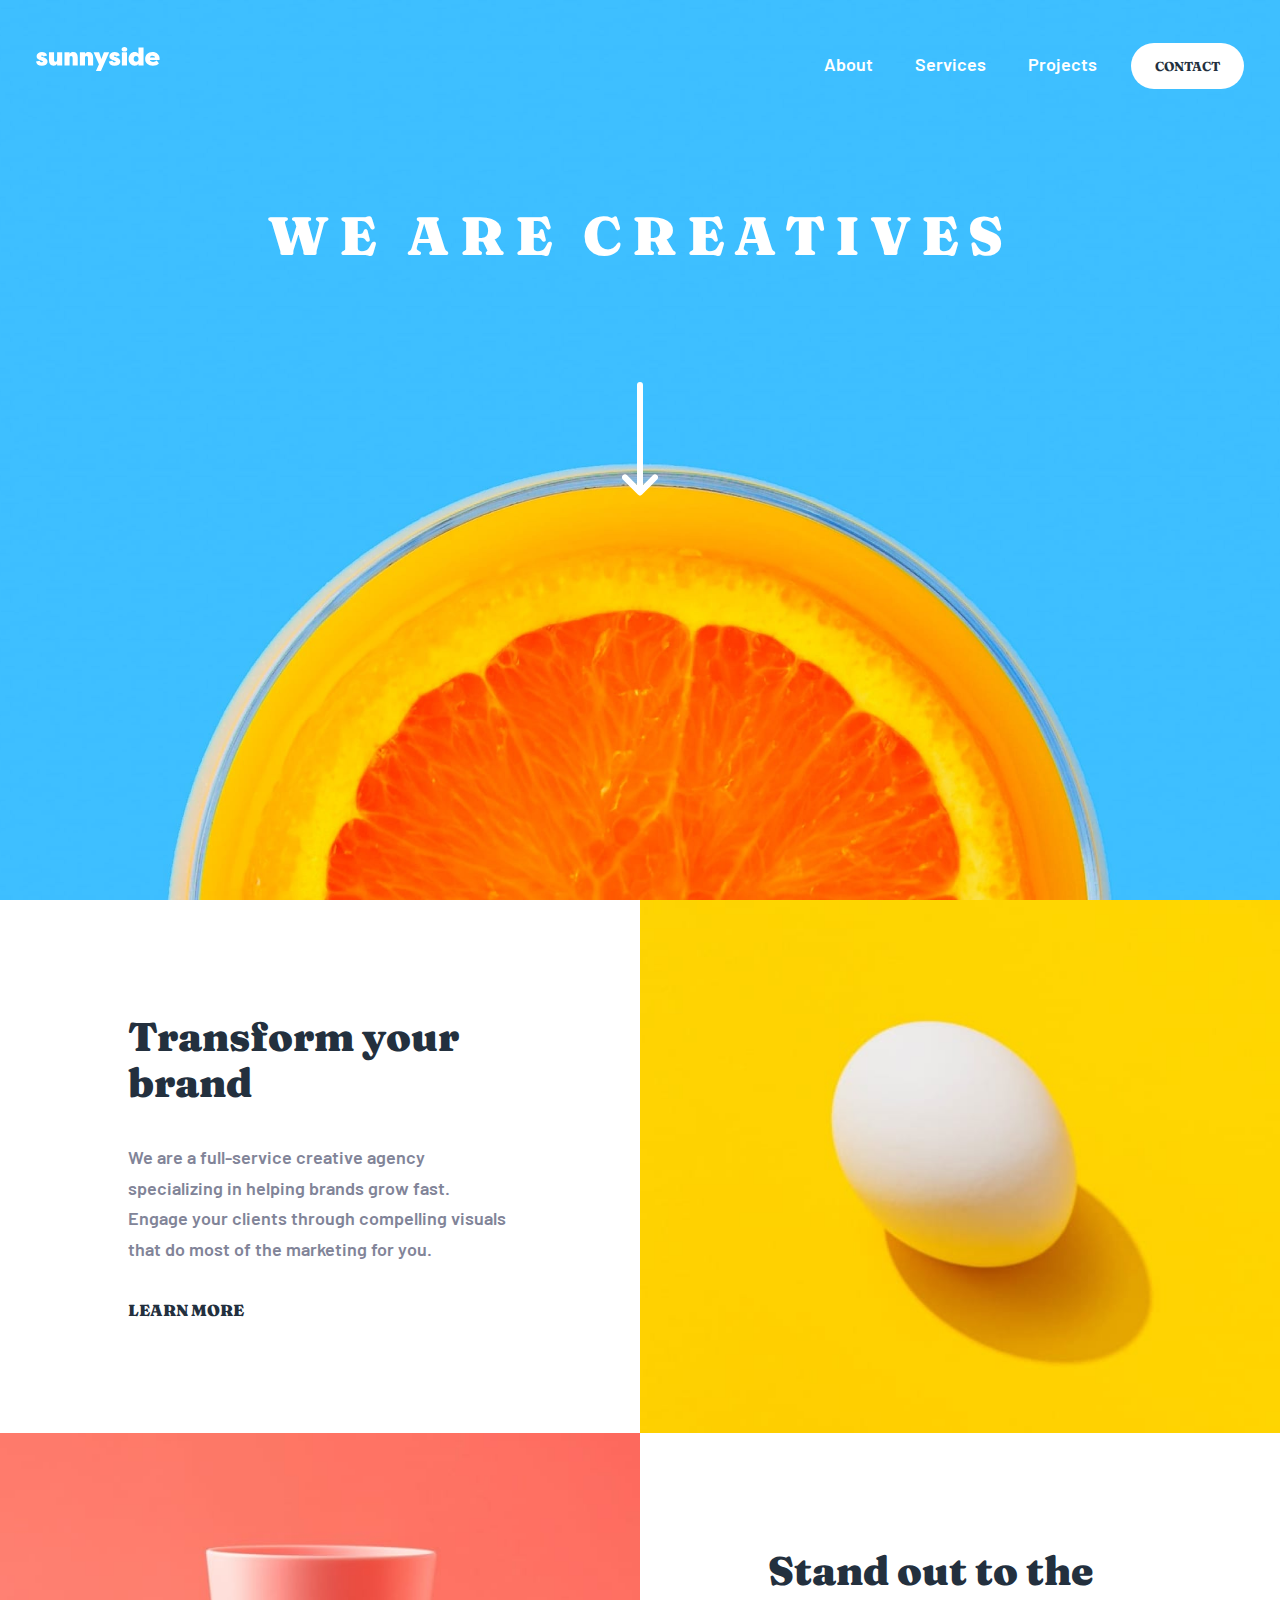
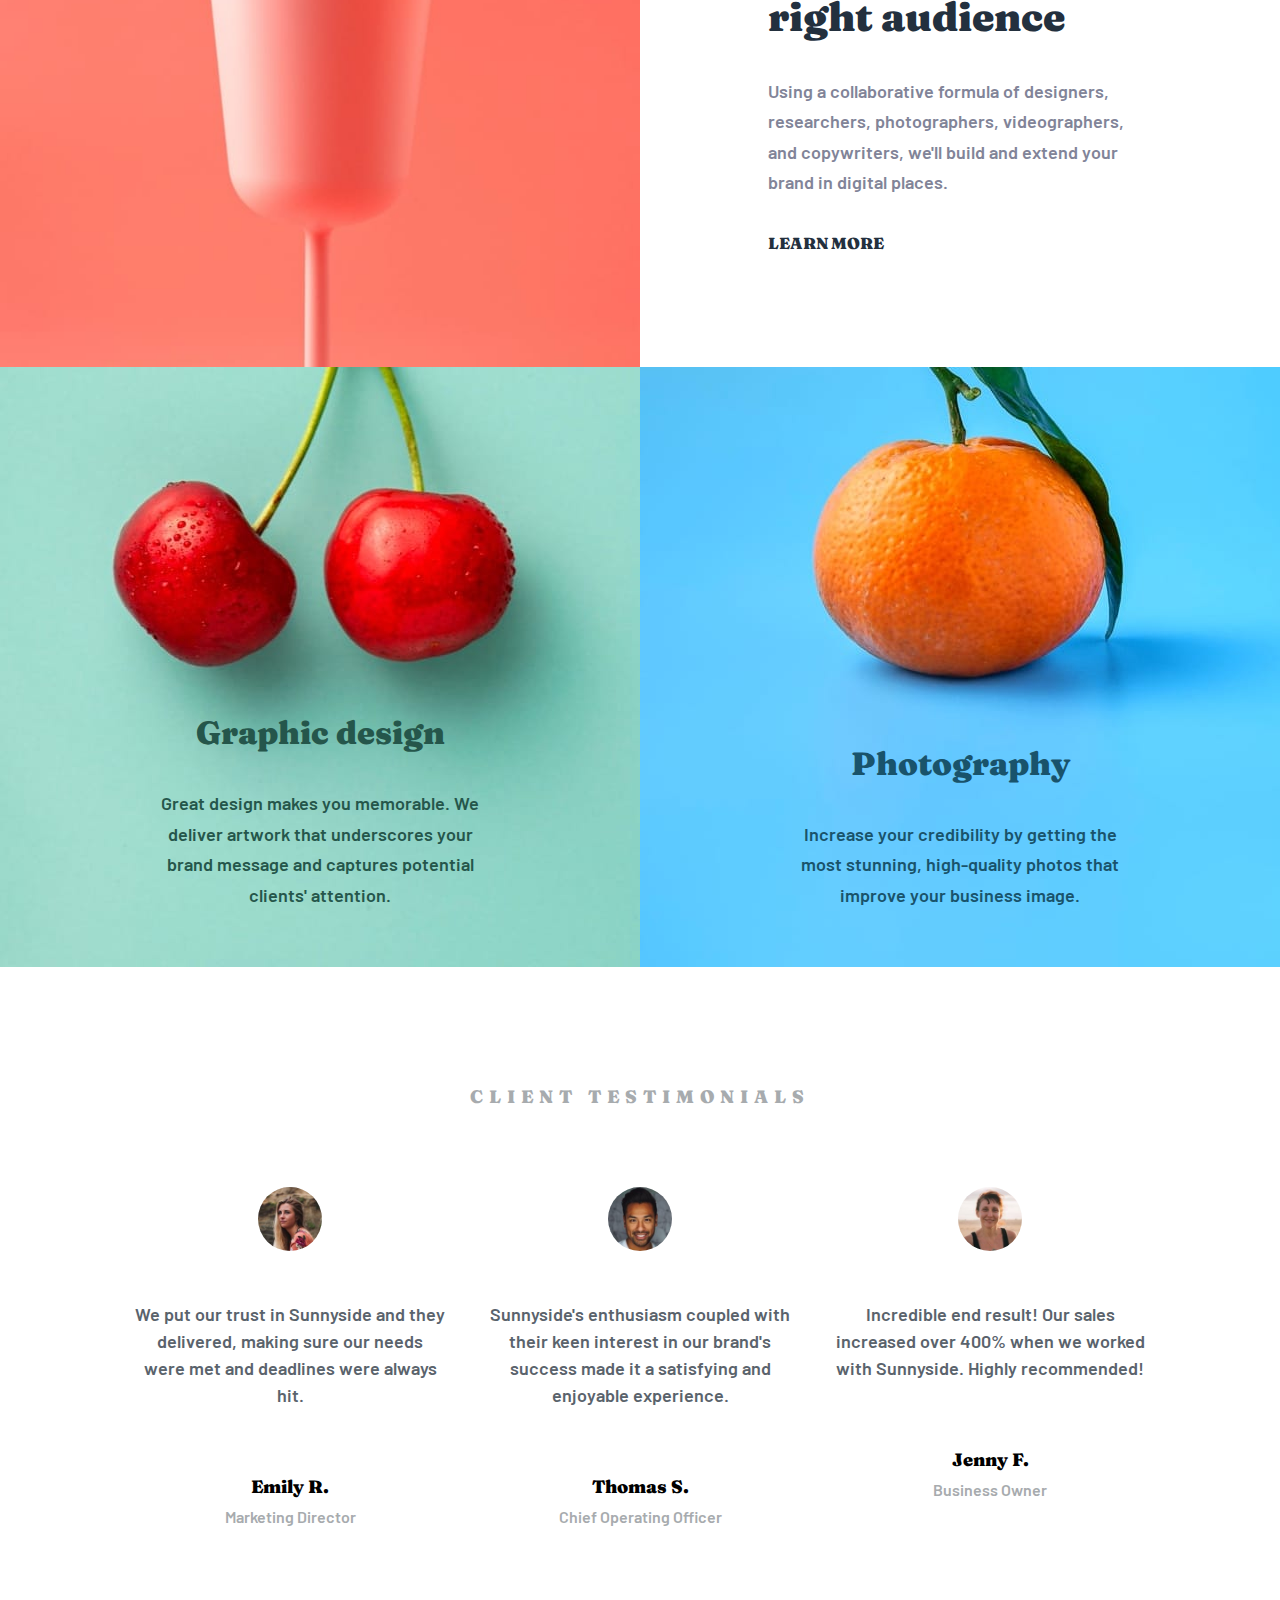
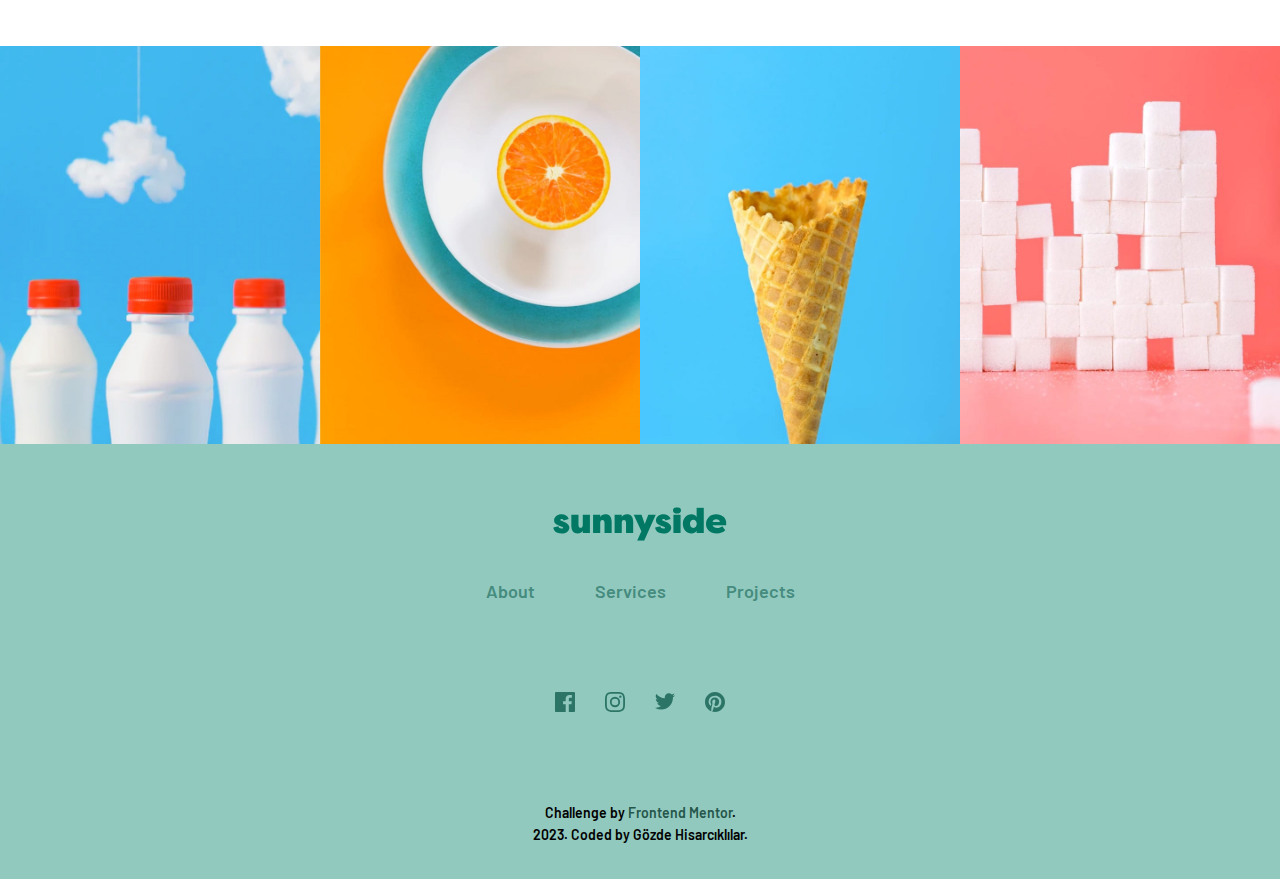
<file: index.html>
<!DOCTYPE html>
<html lang="en">
<head>
  <meta charset="UTF-8">
  <meta name="viewport" content="width=device-width, initial-scale=1.0">
  <link rel="icon" type="image/png" sizes="32x32" href="./images/favicon-32x32.png">
  <meta name="author" content="Gözde Hisarcıklılar">
  <title>Frontend Mentor | Sunnyside agency landing page</title>
  <link rel="stylesheet" href="./pages/index.css">
</head>
<body>
    <div class="page">
        <header class="header">
            <nav class="nav">
              <img class="nav__logo" src="./images/logo.svg" alt="sunnyside agency logo">
              <button class="nav__btn" type="button" aria-label="open the navbar"></button>
              <ul class="nav__links">
                <li class="nav__item">
                  <a class="nav__link" href="#about">About</a>
                </li>
                <li class="nav__item">
                  <a class="nav__link" href="#services">Services</a>
                </li>
                <li class="nav__item">
                  <a class="nav__link" href="#">Projects</a>
                </li>
                <li class="nav__item nav__item_type_contact">
                  <a class="nav__link nav__link_type_contact" href="#contact">CONTACT</a>
                </li>
              </ul>
            </nav>
            <h1 class="header__title">We are creatives</h1>
            <a class="header__arrow-down" href="#about"></a>
        </header>
        <main class="content">
            <section class="about" id="about">
              <article class="card card_type_transform">
                <picture class="card__img-container">
                  <source media="(min-width: 680px)" srcset="./images/desktop/image-transform.jpg">
                  <img class="card__image" src="./images/mobile/image-transform.jpg" alt="a food item with a cast shadow">
                </picture>
                <div class="card__container">
                  <h2 class="card__title">Transform your brand</h2>
                  <p class="card__description">
                    We are a full-service creative agency specializing in helping brands grow fast. 
                    Engage your clients through compelling visuals that do most of the marketing for you.
                  </p>
                  <a class="card__link card__link_hover_yellow" href="#">Learn more</a>
                </div>
              </article>
              <article class="card">
                <picture class="card__img-container">
                  <source media="(min-width: 680px)" srcset="./images/desktop/image-stand-out.jpg">
                  <img class="card__image" src="./images/mobile/image-stand-out.jpg" alt="a cup that sunlight reflects on">
                </picture>
                <div class="card__container">
                  <h2 class="card__title">Stand out to the right audience</h2>
                  <p class="card__description">
                    Using a collaborative formula of designers, researchers, photographers, videographers, 
                    and copywriters, we'll build and extend your brand in digital places. 
                  </p>
                  <a class="card__link card__link_hover_red" href="#">Learn more</a>
                </div>
              </article>
              <article class="card card_type_graphic" id="services">
                <div class="card__container card__container_flex_end">
                  <h2 class="card__title card__title_type_graphic card__title_type_cover">Graphic design</h2>
                  <p class="card__description card__description_type_graphic card__description_type_cover">
                    Great design makes you memorable. We deliver artwork that underscores your brand message 
                    and captures potential clients' attention.
                  </p>
                </div>
              </article>
              <article class="card card_type_photo">
                <div class="card__container card__container_flex_end">
                  <h2 class="card__title card__title_type_photo card__title_type_cover">Photography</h2>
                  <p class="card__description card__description_type_photo card__description_type_cover">
                    Increase your credibility by getting the most stunning, high-quality photos that improve your business image. 
                  </p>
                </div>
              </article>
            </section>
            <section class="testimonial">
                <h2 class="testimonial__title">Client testimonials</h2>
                <div class="testimonial__container">
                  <img class="testimonial__avatar" src="./images/image-emily.jpg" alt="Emily R.'s avatar">
                  <p class="testimonial__comment">
                    We put our trust in Sunnyside and they delivered, making sure our needs were met and deadlines were always hit.
                  </p>
                  <p class="testimonial__name">Emily R.</p>
                  <p class="testimonial__job-title">Marketing Director</p>
                </div>
                <div class="testimonial__container">
                  <img class="testimonial__avatar" src="./images/image-thomas.jpg" alt="Thomas S.'s avatar">
                  <p class="testimonial__comment">
                    Sunnyside's enthusiasm coupled with their keen interest in our brand's success made it a satisfying and enjoyable experience.
                  </p>
                  <p class="testimonial__name">Thomas S.</p>
                  <p class="testimonial__job-title">Chief Operating Officer</p>
                </div>
                <div class="testimonial__container">
                  <img class="testimonial__avatar" src="./images/image-jennie.jpg" alt="Jenny F.'s avatar">
                  <p class="testimonial__comment">
                    Incredible end result! Our sales increased over 400% when we worked with Sunnyside. Highly recommended!
                  </p>
                  <p class="testimonial__name">Jenny F.</p>
                  <p class="testimonial__job-title">Business Owner</p>
                </div>
            </section>
            <section class="gallery">
              <picture class="gallery__img-container">
                <source media="(min-width: 680px)" srcset="./images/desktop/image-gallery-milkbottles.jpg">
                <img class="gallery__image" src="./images/mobile/image-gallery-milkbottles.jpg" alt="milk bottles arranged in a row">
              </picture>
              <picture class="gallery__img-container">
                <source media="(min-width: 680px)" srcset="./images/desktop/image-gallery-orange.jpg">
                <img class="gallery__image" src="./images/mobile/image-gallery-orange.jpg" alt="orange slice on a plate">              
              </picture>
              <picture class="gallery__img-container">
                <source media="(min-width: 680px)" srcset="./images/desktop/image-gallery-cone.jpg">
                <img class="gallery__image" src="./images/mobile/image-gallery-cone.jpg" alt="ice cream cone">              
              </picture>
              <picture class="gallery__img-container">
                <source media="(min-width: 680px)" srcset="./images/desktop/image-gallery-sugarcubes.jpg">
                <img class="gallery__image" src="./images/mobile/image-gallery-sugar-cubes.jpg" alt="stacked sugarcubes">  
              </picture>
            </section>
        </main>
        <footer class="footer">
          <nav class="footer__nav">
            <img class="footer__logo" src="./images/logo.svg" alt="Sunnyside agency logo">
            <ul class="footer__links footer__links_content_page">
              <li class="footer__list-item">
                <a class="footer__link footer__link_type_nav" href="#about">About</a>
              </li>
              <li class="footer__list-item">
                <a class="footer__link footer__link_type_nav" href="#services">Services</a>
              </li>
              <li class="footer__list-item">
                <a class="footer__link footer__link_type_nav" href="#">Projects</a>
              </li>
            </ul>
          </nav>
          <ul class="footer__links footer__links_content_social">
            <li class="footer__list-item">
              <a class="footer__link" href="#">
                <img class="footer__icon footer__icon_social_facebook" src="./images/icon-facebook.svg" alt="facebook icon">
              </a>
            </li>
            <li class="footer__list-item">
              <a class="footer__link" href="#">
                <img class="footer__icon footer__icon_social_instagram" src="./images/icon-instagram.svg" alt="instagram icon">
              </a>
            </li>
            <li class="footer__list-item">
              <a class="footer__link" href="#">
                <img class="footer__icon footer__icon_social_twitter" src="./images/icon-twitter.svg" alt="twitter icon">
              </a>
            </li>
            <li class="footer__list-item">
              <a class="footer__link" href="#">
                <img class="footer__icon footer__icon_social_pinterest" src="./images/icon-pinterest.svg" alt="pinterest icon">
              </a>
            </li>
          </ul>
          <div class="footer__attribution">
            Challenge by <a class="footer__ref-link" href="https://www.frontendmentor.io?ref=challenge" target="_blank">Frontend Mentor</a>. 
            <p class="footer__author">2023. Coded by Gözde Hisarcıklılar.</p>
          </div>
        </footer>
    </div>
    <script src="./pages/index.js"></script>
</body>
</html>
</file>
<file: pages/index.css>
@import url('../vendors/fonts/fonts.css');
@import url('../vendors/normalize.css');
@import url('../blocks/page/page.css');
@import url('../blocks/header/header.css');
@import url('../blocks/nav/nav.css');
@import url('../blocks/about/about.css');
@import url('../blocks/card/card.css');
@import url('../blocks/card/_type/card_type_transform.css');
@import url('../blocks/card/_type/card_type_graphic.css');
@import url('../blocks/card/_type/card_type_photo.css');
@import url('../blocks/testimonial/testimonial.css');
@import url('../blocks/gallery/gallery.css');
@import url('../blocks/footer/footer.css');


:root {
    --soft-red: hsl(7, 99%, 70%);
    --yellow: hsl(51, 100%, 49%);
    --dark-cyan: hsl(167, 40%, 24%);
    --dark-blue: hsl(198, 62%, 26%);
    --light-cyan: hsl(168, 34%, 68%);
    --moderate-cyan: hsl(168, 34%, 41%); 
    --very-dark-blue: hsl(212, 27%, 19%);
    --very-dark-grayish-blue: hsl(213, 9%, 39%);
    --dark-grayish-blue: hsl(232, 10%, 55%);
    --grayish-blue: hsl(210, 4%, 67%);
    --white: hsl(0, 0%, 100%);

    scroll-behavior: smooth;
}
</file>
